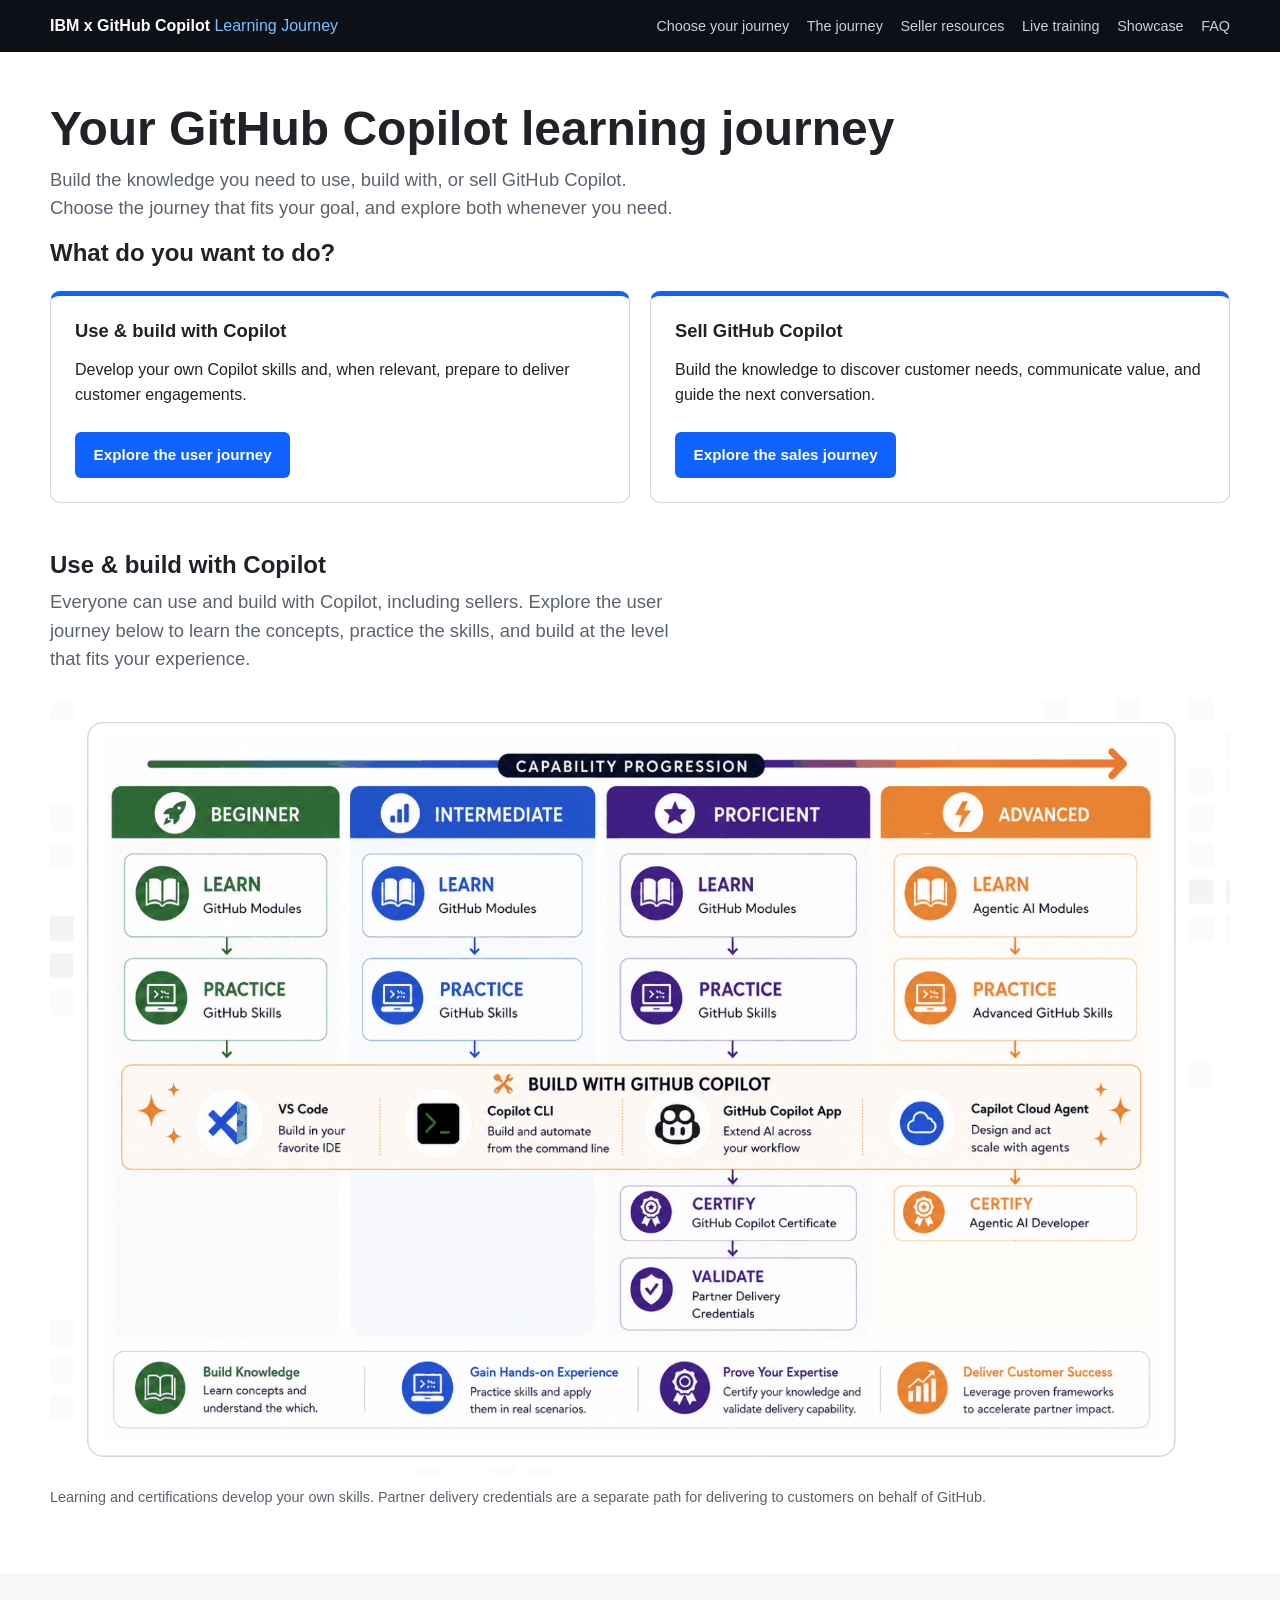
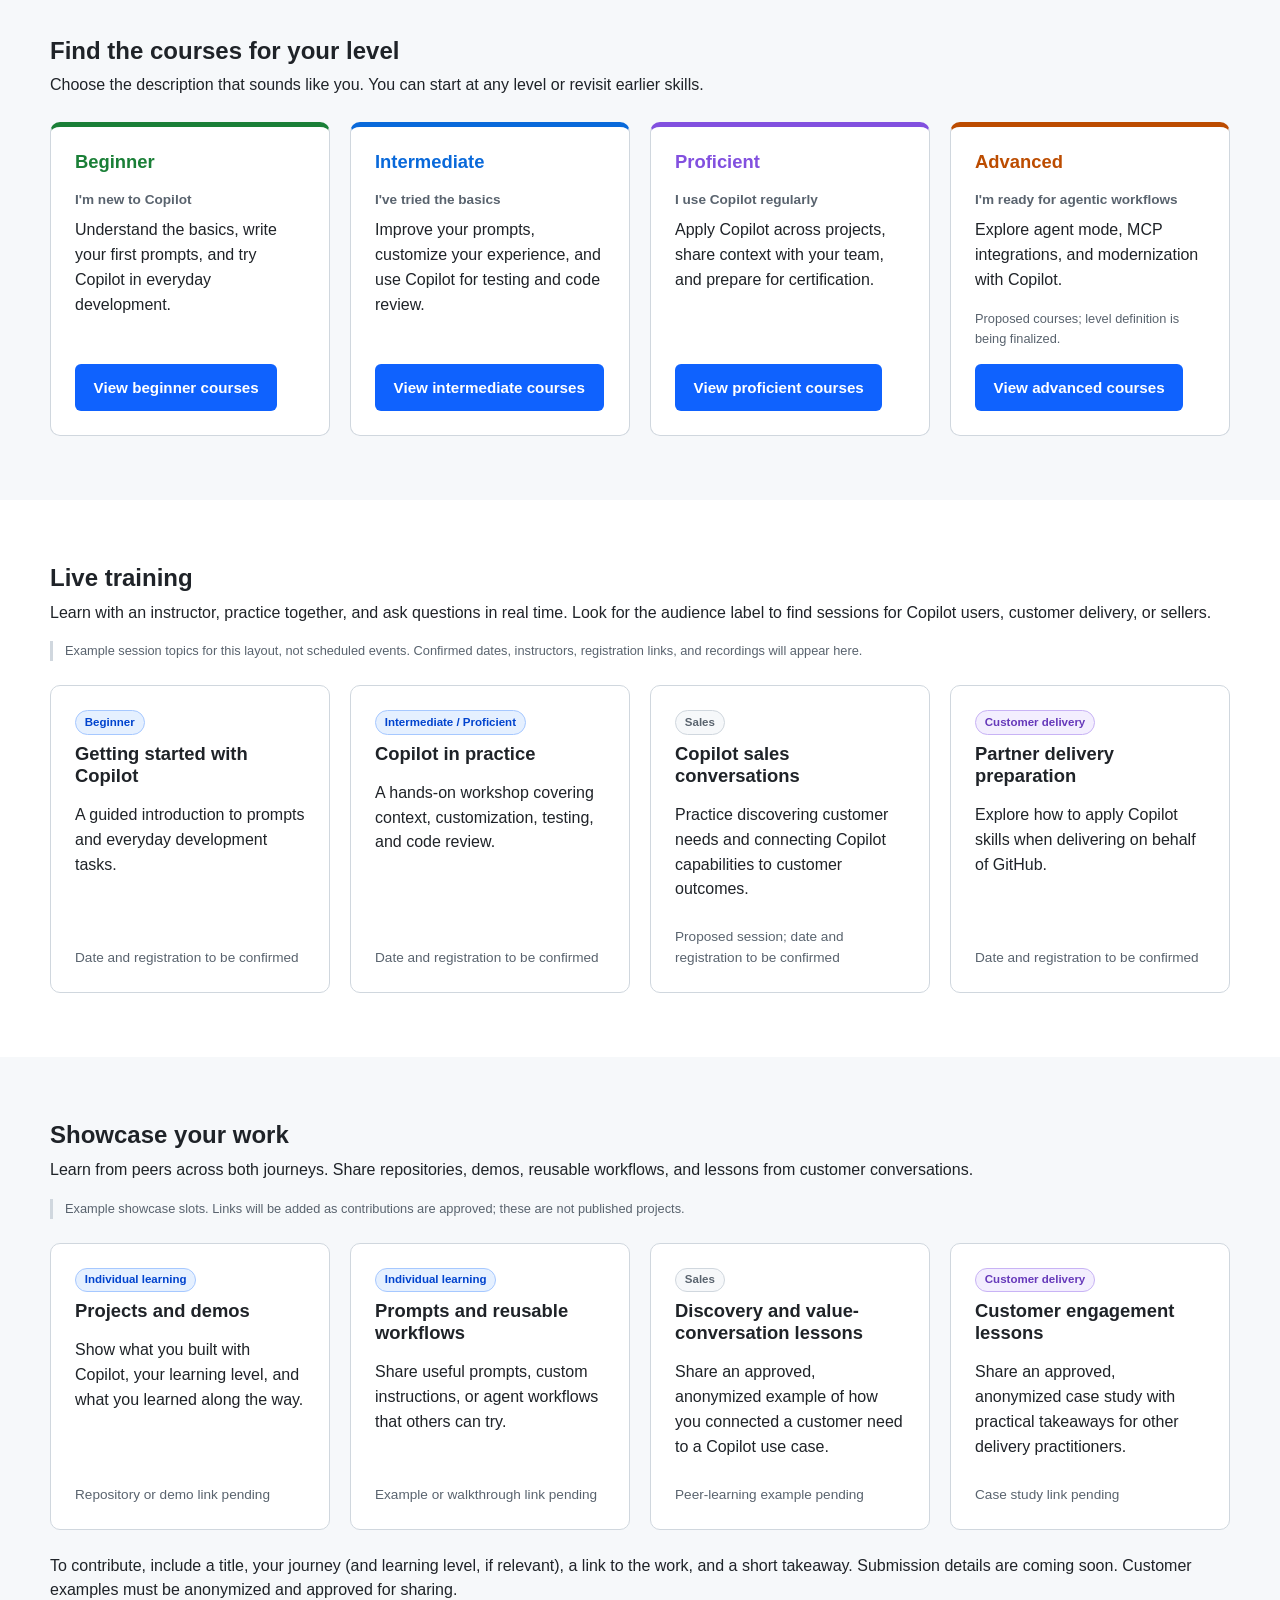
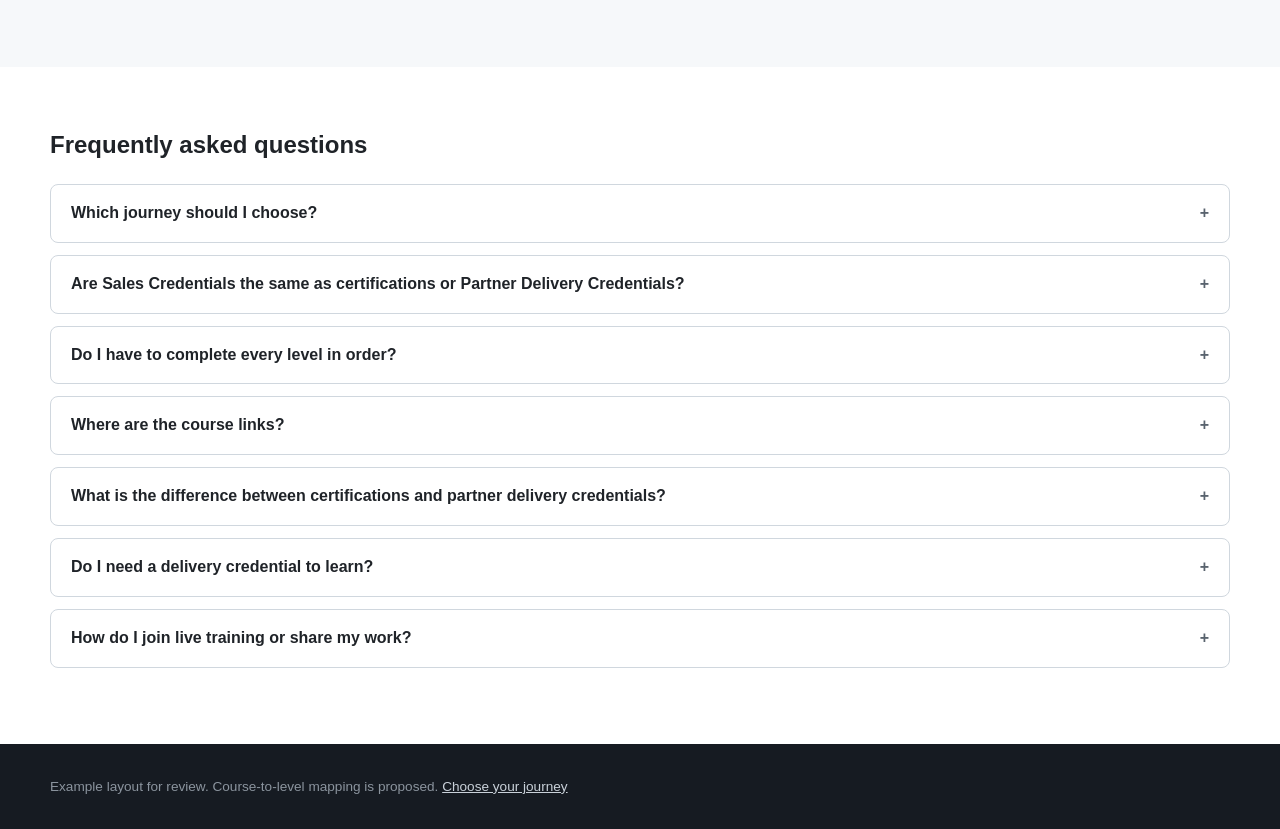
<file: index.html>
<!DOCTYPE html>
<html lang="en">
<head>
  <meta charset="utf-8">
  <meta name="viewport" content="width=device-width, initial-scale=1">
  <title>IBM x GitHub Copilot Learning Journey</title>
  <link rel="stylesheet" href="assets/base.css">
  <style>
    :root { --l1: #1a7f37; --l2: #0969da; --l3: #8250df; --l4: #bc4c00; }
    .c1 { --c: var(--l1); } .c2 { --c: var(--l2); } .c3 { --c: var(--l3); } .c4 { --c: var(--l4); }
    .hero { padding: 3rem 0 2rem; }
    .hero h1 { font-size: clamp(2rem, 4vw, 3rem); }
    .journey-figure { margin: 1.5rem 0 0; }
    .journey-figure img { display: block; width: 100%; height: auto; border-radius: 16px; }
    .journey-figure figcaption { margin-top: .75rem; font-size: .9rem; color: var(--muted); }
    #audiences, #journey, #levels, #webinars, #showcase, #faq { scroll-margin-top: 90px; }
    .audience-grid { grid-template-columns: repeat(2, minmax(0, 1fr)); margin-top: 1.5rem; }
    .audience-card { border-top: 5px solid var(--ibm-blue); }
    .audience-card .btn { margin-top: auto; }
    .user-journey { padding-top: 1rem; }
    @media (max-width: 640px) { .audience-grid { grid-template-columns: 1fr; } }
    .level-grid { margin-top: 1.5rem; }
    .level-card { border-top: 5px solid var(--c); }
    .level-card h3 { color: var(--c); }
    .level-card p { margin: 0; }
    .level-card .level-label { font-size: .85rem; font-weight: 600; color: var(--muted); }
    .level-card .btn { margin-top: auto; }
    .level-card .pending { font-size: .8rem; color: var(--muted); margin-bottom: .5rem; }
    .section-grid { margin-top: 1.5rem; }
    .card .status { margin-top: auto; margin-bottom: 0; font-size: .85rem; color: var(--muted); }
    .faq-list { margin-top: 1.5rem; }
    a:focus-visible, summary:focus-visible { outline: 3px solid var(--ibm-blue); outline-offset: 4px; }
  </style>
</head>
<body>
  <header class="site-header">
    <div class="container">
      <a class="brand" href="./">IBM x GitHub Copilot <span>Learning Journey</span></a>
      <nav class="site-nav" aria-label="Primary">
        <a href="#audiences">Choose your journey</a>
        <a href="#journey">The journey</a>
        <a href="sales.html">Seller resources</a>
        <a href="#webinars">Live training</a>
        <a href="#showcase">Showcase</a>
        <a href="#faq">FAQ</a>
      </nav>
    </div>
  </header>

  <main>
    <section id="audiences" class="hero">
      <div class="container">
        <h1>Your GitHub Copilot learning journey</h1>
        <p class="lede">Build the knowledge you need to use, build with, or sell GitHub Copilot. Choose the journey that fits your goal, and explore both whenever you need.</p>
        <h2>What do you want to do?</h2>
        <div class="grid audience-grid">
          <article class="card audience-card">
            <h3>Use &amp; build with Copilot</h3>
            <p>Develop your own Copilot skills and, when relevant, prepare to deliver customer engagements.</p>
            <a class="btn btn--primary" href="pathways.html">Explore the user journey</a>
          </article>
          <article class="card audience-card">
            <h3>Sell GitHub Copilot</h3>
            <p>Build the knowledge to discover customer needs, communicate value, and guide the next conversation.</p>
            <a class="btn btn--primary" href="sales.html">Explore the sales journey</a>
          </article>
        </div>
      </div>
    </section>

    <section id="journey" class="section user-journey">
      <div class="container">
        <h2>Use &amp; build with Copilot</h2>
        <p class="lede">Everyone can use and build with Copilot, including sellers. Explore the user journey below to learn the concepts, practice the skills, and build at the level that fits your experience.</p>
        <figure class="journey-figure">
          <img src="assets/img/copilot-learning-journey.png" width="1778" height="1170" alt="GitHub Copilot capability progression from Beginner to Advanced: Learn with GitHub Modules, Practice with GitHub Skills, Build with GitHub Copilot across VS Code, Copilot CLI, GitHub Copilot App and Copilot Cloud Agent, Certify with the GitHub Copilot and Agentic AI Developer certifications, and Validate with Partner Delivery Credentials.">
          <figcaption>Learning and certifications develop your own skills. Partner delivery credentials are a separate path for delivering to customers on behalf of GitHub.</figcaption>
        </figure>
      </div>
    </section>

    <section id="levels" class="section section--soft">
      <div class="container">
        <h2>Find the courses for your level</h2>
        <p>Choose the description that sounds like you. You can start at any level or revisit earlier skills.</p>
        <div class="grid grid-4 level-grid">
          <article class="card level-card c1">
            <h3>Beginner</h3>
            <p class="level-label">I'm new to Copilot</p>
            <p>Understand the basics, write your first prompts, and try Copilot in everyday development.</p>
            <div class="spacer"></div>
            <a class="btn btn--primary" href="pathways.html#beginner">View beginner courses</a>
          </article>
          <article class="card level-card c2">
            <h3>Intermediate</h3>
            <p class="level-label">I've tried the basics</p>
            <p>Improve your prompts, customize your experience, and use Copilot for testing and code review.</p>
            <div class="spacer"></div>
            <a class="btn btn--primary" href="pathways.html#intermediate">View intermediate courses</a>
          </article>
          <article class="card level-card c3">
            <h3>Proficient</h3>
            <p class="level-label">I use Copilot regularly</p>
            <p>Apply Copilot across projects, share context with your team, and prepare for certification.</p>
            <div class="spacer"></div>
            <a class="btn btn--primary" href="pathways.html#proficient">View proficient courses</a>
          </article>
          <article class="card level-card c4">
            <h3>Advanced</h3>
            <p class="level-label">I'm ready for agentic workflows</p>
            <p>Explore agent mode, MCP integrations, and modernization with Copilot.</p>
            <div class="spacer"></div>
            <p class="pending">Proposed courses; level definition is being finalized.</p>
            <a class="btn btn--primary" href="pathways.html#advanced">View advanced courses</a>
          </article>
        </div>
      </div>
    </section>

    <section id="webinars" class="section">
      <div class="container">
        <h2>Live training</h2>
        <p>Learn with an instructor, practice together, and ask questions in real time. Look for the audience label to find sessions for Copilot users, customer delivery, or sellers.</p>
        <p class="placeholder-note">Example session topics for this layout, not scheduled events. Confirmed dates, instructors, registration links, and recordings will appear here.</p>
        <div class="grid grid-3 section-grid">
          <article class="card">
            <span class="tag tag--self">Beginner</span>
            <h3>Getting started with Copilot</h3>
            <p>A guided introduction to prompts and everyday development tasks.</p>
            <p class="status">Date and registration to be confirmed</p>
          </article>
          <article class="card">
            <span class="tag tag--self">Intermediate / Proficient</span>
            <h3>Copilot in practice</h3>
            <p>A hands-on workshop covering context, customization, testing, and code review.</p>
            <p class="status">Date and registration to be confirmed</p>
          </article>
          <article class="card">
            <span class="tag">Sales</span>
            <h3>Copilot sales conversations</h3>
            <p>Practice discovering customer needs and connecting Copilot capabilities to customer outcomes.</p>
            <p class="status">Proposed session; date and registration to be confirmed</p>
          </article>
          <article class="card">
            <span class="tag tag--deliver">Customer delivery</span>
            <h3>Partner delivery preparation</h3>
            <p>Explore how to apply Copilot skills when delivering on behalf of GitHub.</p>
            <p class="status">Date and registration to be confirmed</p>
          </article>
        </div>
      </div>
    </section>

    <section id="showcase" class="section section--soft">
      <div class="container">
        <h2>Showcase your work</h2>
        <p>Learn from peers across both journeys. Share repositories, demos, reusable workflows, and lessons from customer conversations.</p>
        <p class="placeholder-note">Example showcase slots. Links will be added as contributions are approved; these are not published projects.</p>
        <div class="grid grid-3 section-grid">
          <article class="card">
            <span class="tag tag--self">Individual learning</span>
            <h3>Projects and demos</h3>
            <p>Show what you built with Copilot, your learning level, and what you learned along the way.</p>
            <p class="status">Repository or demo link pending</p>
          </article>
          <article class="card">
            <span class="tag tag--self">Individual learning</span>
            <h3>Prompts and reusable workflows</h3>
            <p>Share useful prompts, custom instructions, or agent workflows that others can try.</p>
            <p class="status">Example or walkthrough link pending</p>
          </article>
          <article class="card">
            <span class="tag">Sales</span>
            <h3>Discovery and value-conversation lessons</h3>
            <p>Share an approved, anonymized example of how you connected a customer need to a Copilot use case.</p>
            <p class="status">Peer-learning example pending</p>
          </article>
          <article class="card">
            <span class="tag tag--deliver">Customer delivery</span>
            <h3>Customer engagement lessons</h3>
            <p>Share an approved, anonymized case study with practical takeaways for other delivery practitioners.</p>
            <p class="status">Case study link pending</p>
          </article>
        </div>
        <p style="margin-top:1.5rem;margin-bottom:0">To contribute, include a title, your journey (and learning level, if relevant), a link to the work, and a short takeaway. Submission details are coming soon. Customer examples must be anonymized and approved for sharing.</p>
      </div>
    </section>

    <section id="faq" class="section">
      <div class="container">
        <h2>Frequently asked questions</h2>
        <div class="faq-list">
          <details class="faq">
            <summary>Which journey should I choose?</summary>
            <div>The <a href="#journey">Use &amp; build with Copilot</a> user journey is for everyone, including sellers, who wants to develop hands-on Copilot skills or prepare for customer delivery. Choose <a href="sales.html">Sell GitHub Copilot</a> for Partner Guides, Sales Credentials, Tech Forum, and PKO Session Recordings. These journeys represent learning goals, not exclusive roles. You can explore both; the learning levels are not a required sequence for the seller journey.</div>
          </details>
          <details class="faq">
            <summary>Are Sales Credentials the same as certifications or Partner Delivery Credentials?</summary>
            <div>No. Sales Credentials have a separate place in the seller resource hub. Certifications validate your own knowledge and skills, while Partner Delivery Credentials support delivering customer engagements on behalf of GitHub. Seller credential details and requirements will be added when confirmed; do not treat certification or delivery milestones as seller prerequisites.</div>
          </details>
          <details class="faq">
            <summary>Do I have to complete every level in order?</summary>
            <div>No. Start with the level that matches your experience. If the topics feel unfamiliar, revisit the previous level.</div>
          </details>
          <details class="faq">
            <summary>Where are the course links?</summary>
            <div><a href="#levels">Choose a level</a>. Each pathway groups concept-based modules under Learn and hands-on exercises under Practice.</div>
          </details>
          <details class="faq">
            <summary>What is the difference between certifications and partner delivery credentials?</summary>
            <div>
              <p><strong>Certifications validate your own knowledge and skills.</strong> For example, the <a href="pathways.html#proficient-certify">GitHub Copilot certification</a> is a milestone in the Proficient pathway.</p>
              <p><strong>Partner delivery credentials validate your ability to deliver for customers on behalf of GitHub.</strong> They focus on customer engagements, including GitHub Copilot: Core Skills &amp; Application and GitHub Copilot: Deploying &amp; Scaling AI Across the Enterprise. A certification is not the same as a delivery credential.</p>
              <p style="margin-bottom:0">You do not need a delivery credential for individual self-paced learning. Credential requirements and enrollment links will be added when confirmed.</p>
            </div>
          </details>
          <details class="faq">
            <summary>Do I need a delivery credential to learn?</summary>
            <div>No. Delivery credentials are separate from individual learning and support customer engagements on behalf of GitHub.</div>
          </details>
          <details class="faq">
            <summary>How do I join live training or share my work?</summary>
            <div>Confirmed registration links will appear in <a href="#webinars">Live training</a>. Contribution instructions will appear in <a href="#showcase">Showcase your work</a>; neither is available yet.</div>
          </details>
        </div>
      </div>
    </section>
  </main>

  <footer class="site-footer">
    <div class="container">Example layout for review. Course-to-level mapping is proposed. <a href="./#audiences">Choose your journey</a></div>
  </footer>
</body>
</html>
</file>
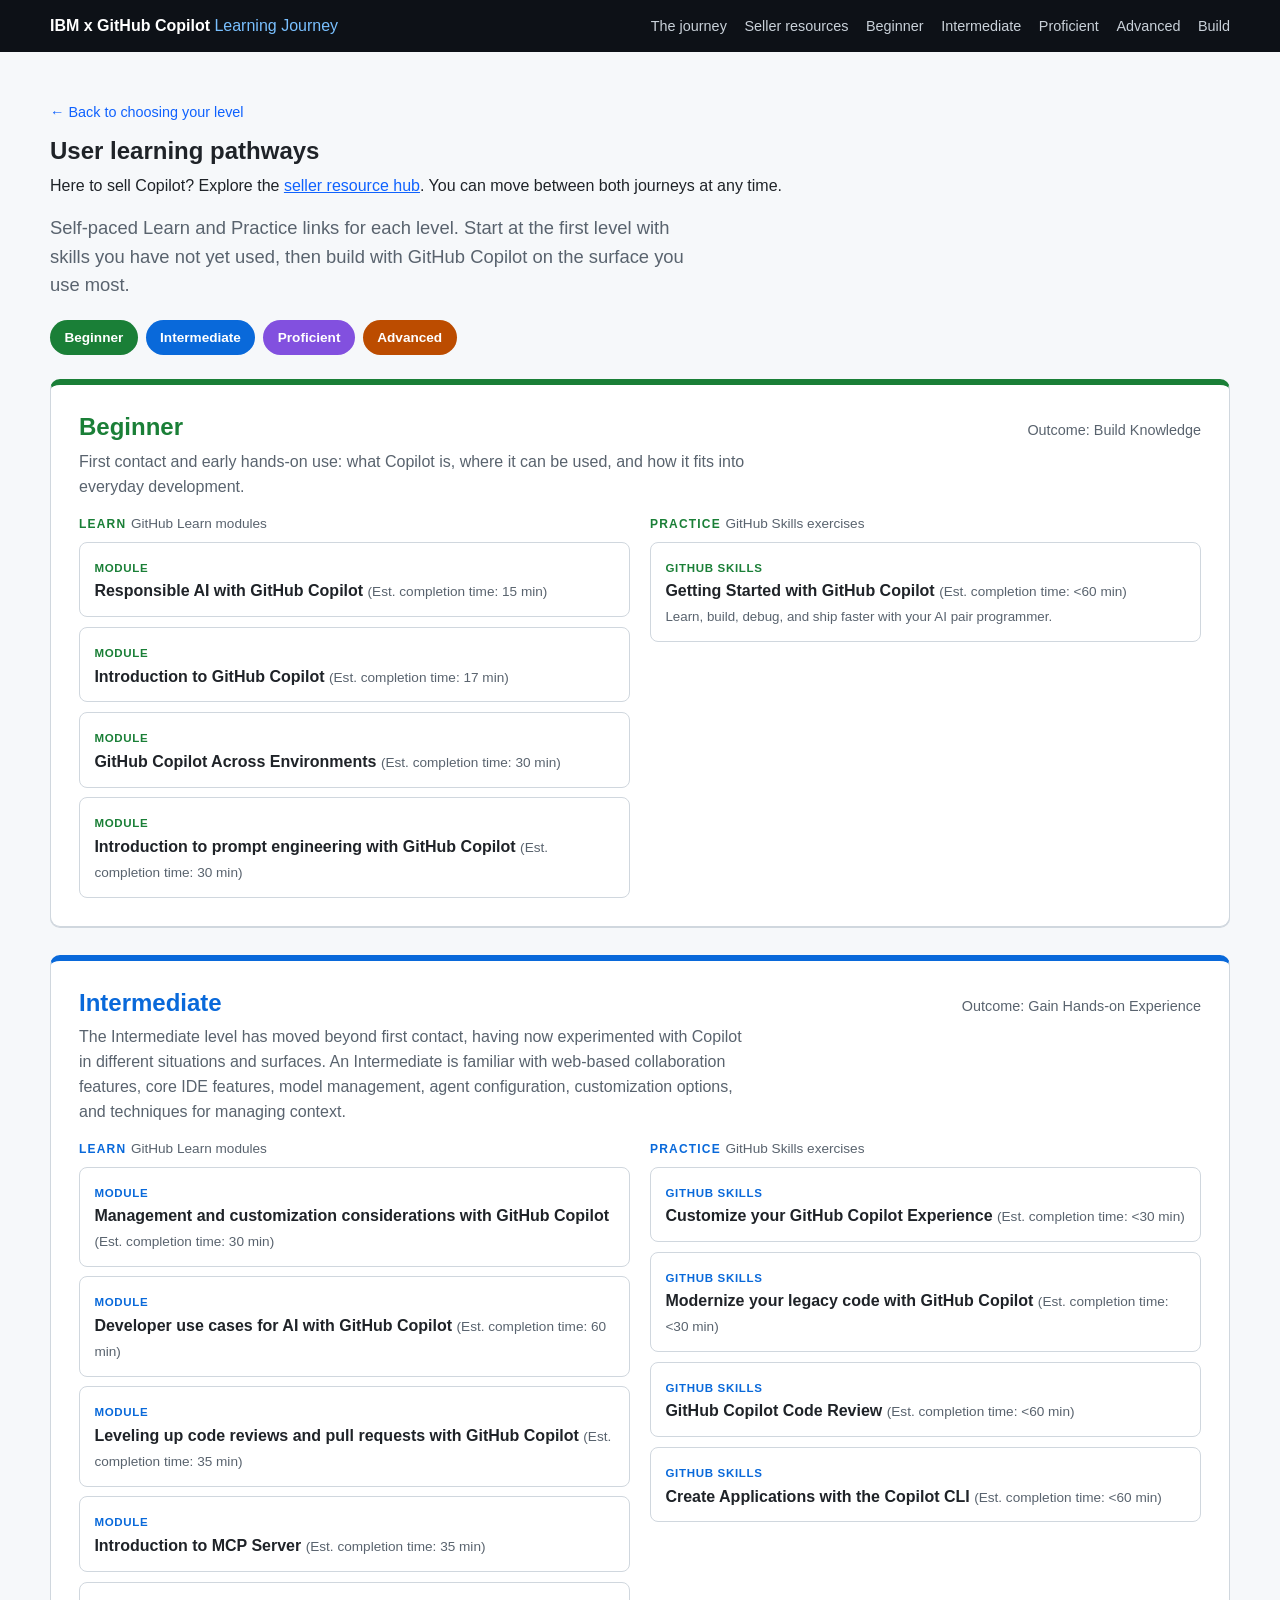
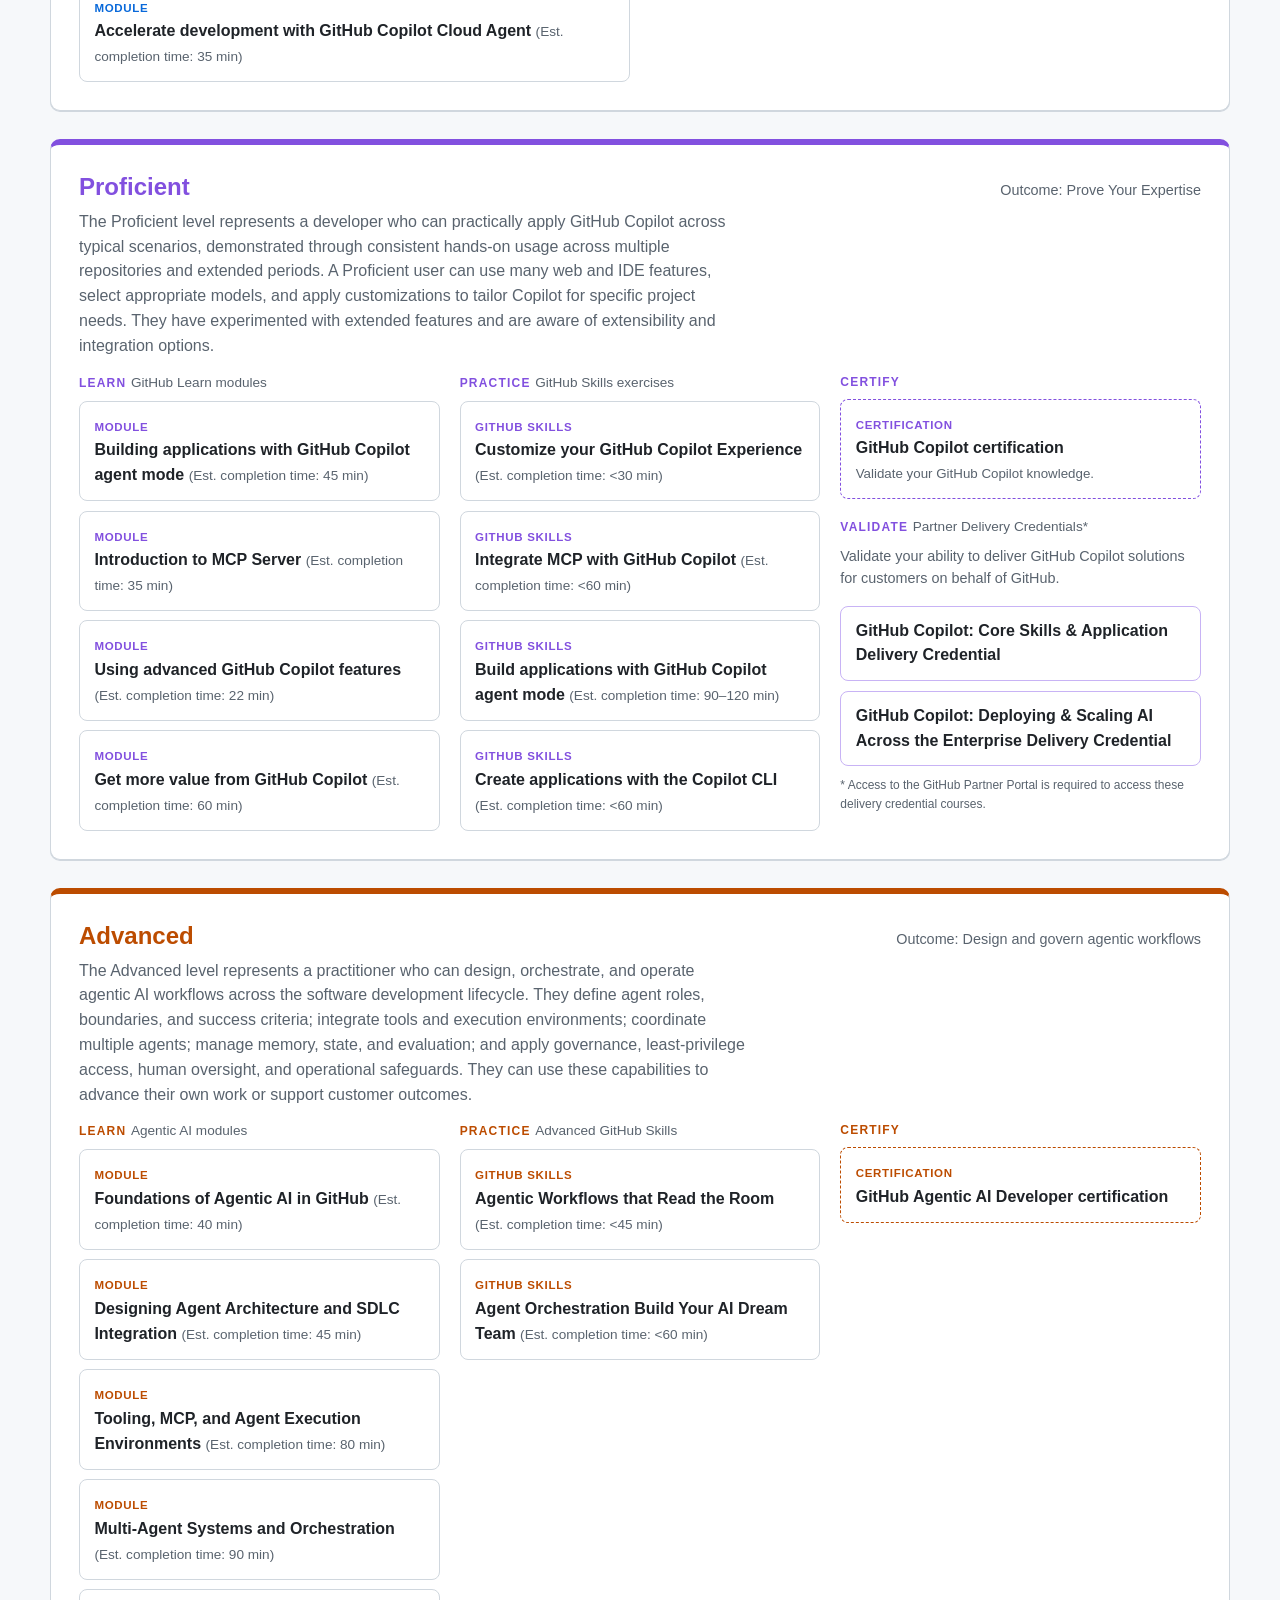
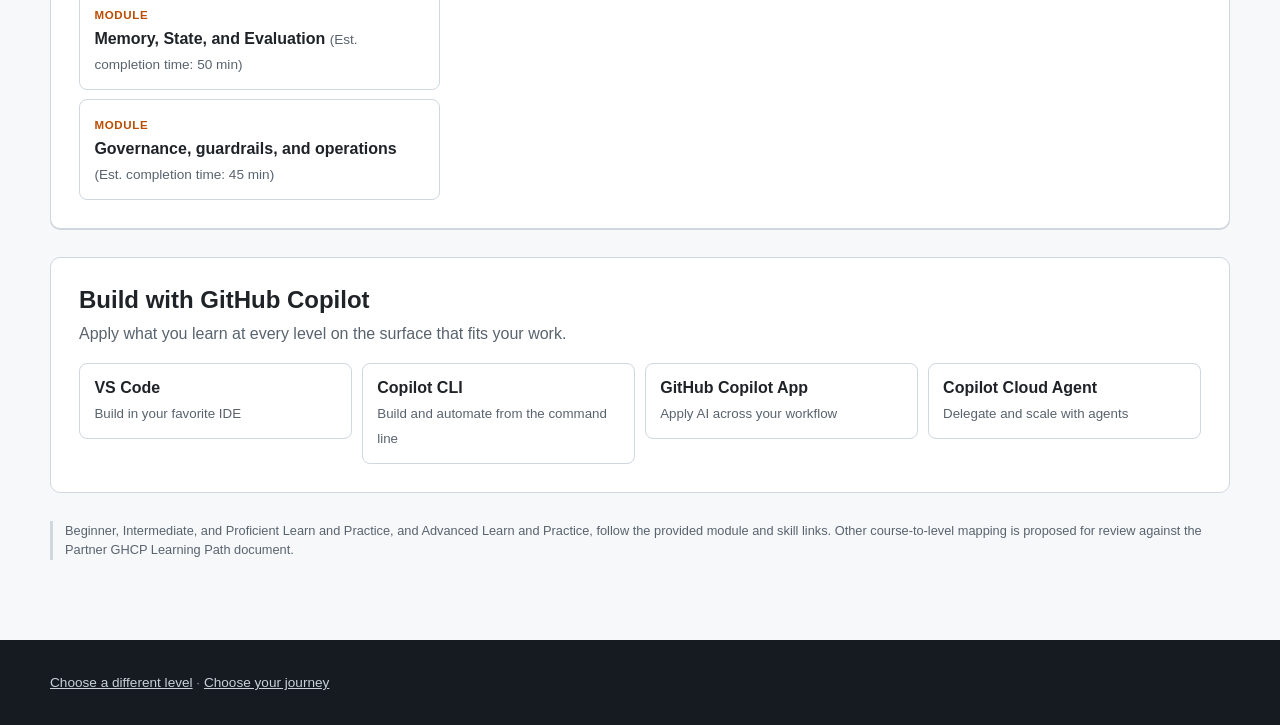
<file: pathways.html>
<!DOCTYPE html>
<html lang="en">
<head>
  <meta charset="utf-8">
  <meta name="viewport" content="width=device-width, initial-scale=1">
  <title>Learning Pathways - IBM x GitHub Copilot Learning Journey</title>
  <link rel="stylesheet" href="assets/base.css">
  <style>
    :root { --l1: #1a7f37; --l2: #0969da; --l3: #8250df; --l4: #bc4c00; }
    .c1 { --c: var(--l1); } .c2 { --c: var(--l2); } .c3 { --c: var(--l3); } .c4 { --c: var(--l4); }
    .hero { padding: 3rem 0 1.5rem; }
    .back { font-size: .9rem; text-decoration: none; }
    .jump { display: flex; gap: .5rem; flex-wrap: wrap; margin-top: 1.25rem; }
    .jump a { background: var(--c); color: #fff; text-decoration: none; font-weight: 600; font-size: .85rem; padding: .45rem .9rem; border-radius: 999px; }

    .level { border-top: 6px solid var(--c); background: #fff; border-radius: var(--radius); box-shadow: 0 1px 0 var(--gh-border); padding: 1.75rem; margin-bottom: 1.75rem; scroll-margin-top: 72px; border-left: 1px solid var(--gh-border); border-right: 1px solid var(--gh-border); border-bottom: 1px solid var(--gh-border); }
    .level-head { display: flex; justify-content: space-between; align-items: baseline; gap: 1rem; flex-wrap: wrap; }
    .level-head h2 { color: var(--c); }
    .level-head .outcome { font-size: .9rem; color: var(--muted); }
    .level > p { color: var(--muted); max-width: 75ch; }
    .level:target { outline: 3px solid var(--c); outline-offset: 4px; }
    .cols { display: grid; grid-template-columns: repeat(auto-fit, minmax(min(100%, 280px), 1fr)); gap: 1.25rem; margin-top: 1rem; }
    .group { scroll-margin-top: 72px; }
    .group h3 { font-size: .75rem; letter-spacing: .1em; text-transform: uppercase; color: var(--c); margin-bottom: .6rem; }
    .group h3 span { color: var(--muted); font-weight: 400; letter-spacing: 0; text-transform: none; font-size: .85rem; }
    .group:target { outline: 3px solid var(--c); outline-offset: 6px; border-radius: 6px; }
    .links { list-style: none; margin: 0; padding: 0; display: grid; gap: .6rem; }
    .links a { display: block; border: 1px solid var(--gh-border); border-radius: 8px; padding: .75rem .9rem; text-decoration: none; color: var(--text); background: #fff; }
    .links a:hover { border-color: var(--c); background: color-mix(in srgb, var(--c) 6%, #fff); }
    .links strong { display: block; }
    .links .duration { font-size: .85em; font-weight: 400; color: var(--muted); }
    .links small { color: var(--muted); }
    .src { font-size: .72rem; font-weight: 600; color: var(--c); text-transform: uppercase; letter-spacing: .06em; }
    .cert a { border-style: dashed; border-color: var(--c); }
    .cert-pending { display: block; border: 1px dashed var(--c); border-radius: 8px; padding: .75rem .9rem; background: #fff; }
    .milestones { display: grid; align-content: start; gap: 1.25rem; }
    .validate h3, .validate .src { color: var(--deliver); }
    .validate > p { color: var(--muted); font-size: .9rem; }
    .validate .portal-note { margin: .6rem 0 0; font-size: .75rem; color: var(--muted); }
    .validate .links a { border-color: #c8b3f5; }
    .validate .links a:hover { border-color: var(--deliver); background: color-mix(in srgb, var(--deliver) 6%, #fff); }
    .pending { font-size: .8rem; color: var(--l4); font-weight: 600; }

    .build { background: #fff; border: 1px solid var(--gh-border); color: var(--text); border-radius: var(--radius); padding: 1.75rem; margin-bottom: 1.75rem; scroll-margin-top: 72px; }
    .build h2 { color: var(--text); }
    .build p { color: var(--muted); }
    .build .links a:hover { border-color: var(--ibm-blue); }
    .build .links { grid-template-columns: repeat(auto-fit, minmax(min(100%, 220px), 1fr)); }
  </style>
</head>
<body>
  <header class="site-header">
    <div class="container">
      <a class="brand" href="./">IBM x GitHub Copilot <span>Learning Journey</span></a>
      <nav class="site-nav" aria-label="Primary">
        <a href="./#journey">The journey</a>
        <a href="sales.html">Seller resources</a>
        <a href="#beginner">Beginner</a>
        <a href="#intermediate">Intermediate</a>
        <a href="#proficient">Proficient</a>
        <a href="#advanced">Advanced</a>
        <a href="#build">Build</a>
      </nav>
    </div>
  </header>

  <main class="section--soft">
    <section class="hero">
      <div class="container">
        <a class="back" href="./#levels">&larr; Back to choosing your level</a>
        <h1 style="margin-top:.75rem">User learning pathways</h1>
        <p>Here to sell Copilot? Explore the <a href="sales.html">seller resource hub</a>. You can move between both journeys at any time.</p>
        <p class="lede">Self-paced Learn and Practice links for each level. Start at the first level with skills you have not yet used, then build with GitHub Copilot on the surface you use most.</p>
        <nav class="jump" aria-label="Jump to level">
          <a class="c1" href="#beginner">Beginner</a>
          <a class="c2" href="#intermediate">Intermediate</a>
          <a class="c3" href="#proficient">Proficient</a>
          <a class="c4" href="#advanced">Advanced</a>
        </nav>
      </div>
    </section>

    <div class="container" style="padding-bottom:4rem">

      <!-- BEGINNER -->
      <section id="beginner" class="level c1">
        <div class="level-head"><h2>Beginner</h2><span class="outcome">Outcome: Build Knowledge</span></div>
        <p>First contact and early hands-on use: what Copilot is, where it can be used, and how it fits into everyday development.</p>
        <div class="cols">
          <div id="beginner-learn" class="group">
            <h3>Learn <span>GitHub Learn modules</span></h3>
            <ul class="links">
              <li><a href="https://learn.github.com/courses/responsibleAIwithGitHubCopilot"><span class="src">Module</span><strong>Responsible AI with GitHub Copilot <span class="duration">(Est. completion time: 15 min)</span></strong></a></li>
              <li><a href="https://learn.github.com/courses/introductiontoGitHubCopilot"><span class="src">Module</span><strong>Introduction to GitHub Copilot <span class="duration">(Est. completion time: 17 min)</span></strong></a></li>
              <li><a href="https://learn.github.com/courses/gitHubCopilotAcrossEnvironmentsIDEChatandCommandLineTechniques"><span class="src">Module</span><strong>GitHub Copilot Across Environments <span class="duration">(Est. completion time: 30 min)</span></strong></a></li>
              <li><a href="https://learn.github.com/courses/introductiontopromptengineeringwithGitHubCopilot"><span class="src">Module</span><strong>Introduction to prompt engineering with GitHub Copilot <span class="duration">(Est. completion time: 30 min)</span></strong></a></li>
            </ul>
          </div>
          <div id="beginner-practice" class="group">
            <h3>Practice <span>GitHub Skills exercises</span></h3>
            <ul class="links">
              <li><a href="https://github.com/skills/getting-started-with-github-copilot"><span class="src">GitHub Skills</span><strong>Getting Started with GitHub Copilot <span class="duration">(Est. completion time: &lt;60 min)</span></strong><small>Learn, build, debug, and ship faster with your AI pair programmer.</small></a></li>
            </ul>
          </div>
        </div>
      </section>

      <!-- INTERMEDIATE -->
      <section id="intermediate" class="level c2">
        <div class="level-head"><h2>Intermediate</h2><span class="outcome">Outcome: Gain Hands-on Experience</span></div>
        <p>The Intermediate level has moved beyond first contact, having now experimented with Copilot in different situations and surfaces. An Intermediate is familiar with web-based collaboration features, core IDE features, model management, agent configuration, customization options, and techniques for managing context.</p>
        <div class="cols">
          <div id="intermediate-learn" class="group">
            <h3>Learn <span>GitHub Learn modules</span></h3>
            <ul class="links">
              <li><a href="https://learn.github.com/courses/managementandcustomizationconsiderationswithGitHubCopilot"><span class="src">Module</span><strong>Management and customization considerations with GitHub Copilot <span class="duration">(Est. completion time: 30 min)</span></strong></a></li>
              <li><a href="https://learn.github.com/courses/developerusecasesforAIwithGitHubCopilot"><span class="src">Module</span><strong>Developer use cases for AI with GitHub Copilot <span class="duration">(Est. completion time: 60 min)</span></strong></a></li>
              <li><a href="https://learn.github.com/courses/LevelingUpCodeReviewsAndPullRequestsWithGitHubCopilot"><span class="src">Module</span><strong>Leveling up code reviews and pull requests with GitHub Copilot <span class="duration">(Est. completion time: 35 min)</span></strong></a></li>
              <li><a href="https://learn.github.com/courses/IntroductionToMCPServer"><span class="src">Module</span><strong>Introduction to MCP Server <span class="duration">(Est. completion time: 35 min)</span></strong></a></li>
              <li><a href="https://learn.github.com/courses/accelerateDevelopmentWithGitHubCopilotCodingAgent"><span class="src">Module</span><strong>Accelerate development with GitHub Copilot Cloud Agent <span class="duration">(Est. completion time: 35 min)</span></strong></a></li>
            </ul>
          </div>
          <div id="intermediate-practice" class="group">
            <h3>Practice <span>GitHub Skills exercises</span></h3>
            <ul class="links">
              <li><a href="https://github.com/skills/customize-your-github-copilot-experience"><span class="src">GitHub Skills</span><strong>Customize your GitHub Copilot Experience <span class="duration">(Est. completion time: &lt;30 min)</span></strong></a></li>
              <li><a href="https://github.com/skills/modernize-your-legacy-code-with-github-copilot"><span class="src">GitHub Skills</span><strong>Modernize your legacy code with GitHub Copilot <span class="duration">(Est. completion time: &lt;30 min)</span></strong></a></li>
              <li><a href="https://github.com/skills/copilot-code-review"><span class="src">GitHub Skills</span><strong>GitHub Copilot Code Review <span class="duration">(Est. completion time: &lt;60 min)</span></strong></a></li>
              <li><a href="https://github.com/skills/create-applications-with-the-copilot-cli"><span class="src">GitHub Skills</span><strong>Create Applications with the Copilot CLI <span class="duration">(Est. completion time: &lt;60 min)</span></strong></a></li>
            </ul>
          </div>
        </div>
      </section>

      <!-- PROFICIENT -->
      <section id="proficient" class="level c3">
        <div class="level-head"><h2>Proficient</h2><span class="outcome">Outcome: Prove Your Expertise</span></div>
        <p>The Proficient level represents a developer who can practically apply GitHub Copilot across typical scenarios, demonstrated through consistent hands-on usage across multiple repositories and extended periods. A Proficient user can use many web and IDE features, select appropriate models, and apply customizations to tailor Copilot for specific project needs. They have experimented with extended features and are aware of extensibility and integration options.</p>
        <div class="cols">
          <div id="proficient-learn" class="group">
            <h3>Learn <span>GitHub Learn modules</span></h3>
            <ul class="links">
              <li><a href="https://learn.github.com/courses/buildingapplicationswithGitHubCopilotagentmode"><span class="src">Module</span><strong>Building applications with GitHub Copilot agent mode <span class="duration">(Est. completion time: 45 min)</span></strong></a></li>
              <li><a href="https://learn.github.com/courses/IntroductionToMCPServer"><span class="src">Module</span><strong>Introduction to MCP Server <span class="duration">(Est. completion time: 35 min)</span></strong></a></li>
              <li><a href="https://learn.github.com/courses/usingadvancedGitHubCopilotfeatures"><span class="src">Module</span><strong>Using advanced GitHub Copilot features <span class="duration">(Est. completion time: 22 min)</span></strong></a></li>
              <li><a href="https://learn.github.com/learning-pathways/ghcp-token"><span class="src">Module</span><strong>Get more value from GitHub Copilot <span class="duration">(Est. completion time: 60 min)</span></strong></a></li>
            </ul>
          </div>
          <div id="proficient-practice" class="group">
            <h3>Practice <span>GitHub Skills exercises</span></h3>
            <ul class="links">
              <li><a href="https://github.com/skills/customize-your-github-copilot-experience"><span class="src">GitHub Skills</span><strong>Customize your GitHub Copilot Experience <span class="duration">(Est. completion time: &lt;30 min)</span></strong></a></li>
              <li><a href="https://github.com/skills/integrate-mcp-with-copilot"><span class="src">GitHub Skills</span><strong>Integrate MCP with GitHub Copilot <span class="duration">(Est. completion time: &lt;60 min)</span></strong></a></li>
              <li><a href="https://github.com/skills/build-applications-w-copilot-agent-mode"><span class="src">GitHub Skills</span><strong>Build applications with GitHub Copilot agent mode <span class="duration">(Est. completion time: 90&ndash;120 min)</span></strong></a></li>
              <li><a href="https://github.com/skills/create-applications-with-the-copilot-cli"><span class="src">GitHub Skills</span><strong>Create applications with the Copilot CLI <span class="duration">(Est. completion time: &lt;60 min)</span></strong></a></li>
            </ul>
          </div>
          <div class="milestones">
            <div id="proficient-certify" class="group cert">
              <h3>Certify</h3>
              <ul class="links">
                <li><a href="https://learn.github.com/certification/COPILOT"><span class="src">Certification</span><strong>GitHub Copilot certification</strong><small>Validate your GitHub Copilot knowledge.</small></a></li>
              </ul>
            </div>
            <div id="proficient-validate" class="group validate">
              <h3>Validate <span>Partner Delivery Credentials*</span></h3>
              <p>Validate your ability to deliver GitHub Copilot solutions for customers on behalf of GitHub.</p>
              <ul class="links">
                <li><a href="https://portal.github.partners/#/learning/certifications/8a99939d9c6323fd019caebf8b9758fc"><strong>GitHub Copilot: Core Skills &amp; Application Delivery Credential</strong></a></li>
                <li><a href="https://portal.github.partners/#/learning/certifications/8a998d109e4d33bf019e6fabe39f4c9a"><strong>GitHub Copilot: Deploying &amp; Scaling AI Across the Enterprise Delivery Credential</strong></a></li>
              </ul>
              <p class="portal-note">* Access to the GitHub Partner Portal is required to access these delivery credential courses.</p>
            </div>
          </div>
        </div>
      </section>

      <!-- ADVANCED -->
      <section id="advanced" class="level c4">
        <div class="level-head"><h2>Advanced</h2><span class="outcome">Outcome: Design and govern agentic workflows</span></div>
        <p>The Advanced level represents a practitioner who can design, orchestrate, and operate agentic AI workflows across the software development lifecycle. They define agent roles, boundaries, and success criteria; integrate tools and execution environments; coordinate multiple agents; manage memory, state, and evaluation; and apply governance, least-privilege access, human oversight, and operational safeguards. They can use these capabilities to advance their own work or support customer outcomes.</p>
        <div class="cols">
          <div id="advanced-learn" class="group">
            <h3>Learn <span>Agentic AI modules</span></h3>
            <ul class="links">
              <li><a href="https://learn.microsoft.com/en-us/training/modules/foundations-agentic-ai/"><span class="src">Module</span><strong>Foundations of Agentic AI in GitHub <span class="duration">(Est. completion time: 40 min)</span></strong></a></li>
              <li><a href="https://learn.microsoft.com/en-us/training/modules/design-agent-architecture-integration/"><span class="src">Module</span><strong>Designing Agent Architecture and SDLC Integration <span class="duration">(Est. completion time: 45 min)</span></strong></a></li>
              <li><a href="https://learn.microsoft.com/en-us/training/modules/agent-tooling-mcp-execution-environments/"><span class="src">Module</span><strong>Tooling, MCP, and Agent Execution Environments <span class="duration">(Est. completion time: 80 min)</span></strong></a></li>
              <li><a href="https://learn.microsoft.com/en-us/training/modules/multi-agent-systems-orchestration/"><span class="src">Module</span><strong>Multi-Agent Systems and Orchestration <span class="duration">(Est. completion time: 90 min)</span></strong></a></li>
              <li><a href="https://learn.microsoft.com/en-us/training/modules/memory-state-evaluation/"><span class="src">Module</span><strong>Memory, State, and Evaluation <span class="duration">(Est. completion time: 50 min)</span></strong></a></li>
              <li><a href="https://learn.microsoft.com/en-us/training/modules/governance-guardrails-operations/"><span class="src">Module</span><strong>Governance, guardrails, and operations <span class="duration">(Est. completion time: 45 min)</span></strong></a></li>
            </ul>
          </div>
          <div id="advanced-practice" class="group">
            <h3>Practice <span>Advanced GitHub Skills</span></h3>
            <ul class="links">
              <li><a href="https://github.com/skills/agentic-workflows-that-read-the-room"><span class="src">GitHub Skills</span><strong>Agentic Workflows that Read the Room <span class="duration">(Est. completion time: &lt;45 min)</span></strong></a></li>
              <li><a href="https://github.com/skills/agent-orchestration-build-your-ai-dream-team"><span class="src">GitHub Skills</span><strong>Agent Orchestration Build Your AI Dream Team <span class="duration">(Est. completion time: &lt;60 min)</span></strong></a></li>
            </ul>
          </div>
          <div id="advanced-certify" class="group cert">
            <h3>Certify</h3>
            <ul class="links">
              <li><a href="https://learn.github.com/certification/AGENTIC"><span class="src">Certification</span><strong>GitHub Agentic AI Developer certification</strong></a></li>
            </ul>
          </div>
        </div>
      </section>

      <!-- BUILD -->
      <section id="build" class="build">
        <h2>Build with GitHub Copilot</h2>
        <p>Apply what you learn at every level on the surface that fits your work.</p>
        <ul class="links">
          <li><a href="https://code.visualstudio.com/docs/agents/overview"><strong>VS Code</strong><small>Build in your favorite IDE</small></a></li>
          <li><a href="https://docs.github.com/en/copilot/concepts/copilot-surfaces/copilot-cli"><strong>Copilot CLI</strong><small>Build and automate from the command line</small></a></li>
          <li><a href="https://docs.github.com/en/copilot/concepts/copilot-surfaces/github-copilot-app"><strong>GitHub Copilot App</strong><small>Apply AI across your workflow</small></a></li>
          <li><a href="https://docs.github.com/en/copilot/concepts/agents/cloud-agent"><strong>Copilot Cloud Agent</strong><small>Delegate and scale with agents</small></a></li>
        </ul>
      </section>

      <p class="placeholder-note">Beginner, Intermediate, and Proficient Learn and Practice, and Advanced Learn and Practice, follow the provided module and skill links. Other course-to-level mapping is proposed for review against the Partner GHCP Learning Path document.</p>
    </div>
  </main>

  <footer class="site-footer">
    <div class="container"><a href="./#levels">Choose a different level</a> &middot; <a href="./#audiences">Choose your journey</a></div>
  </footer>
</body>
</html>
</file>
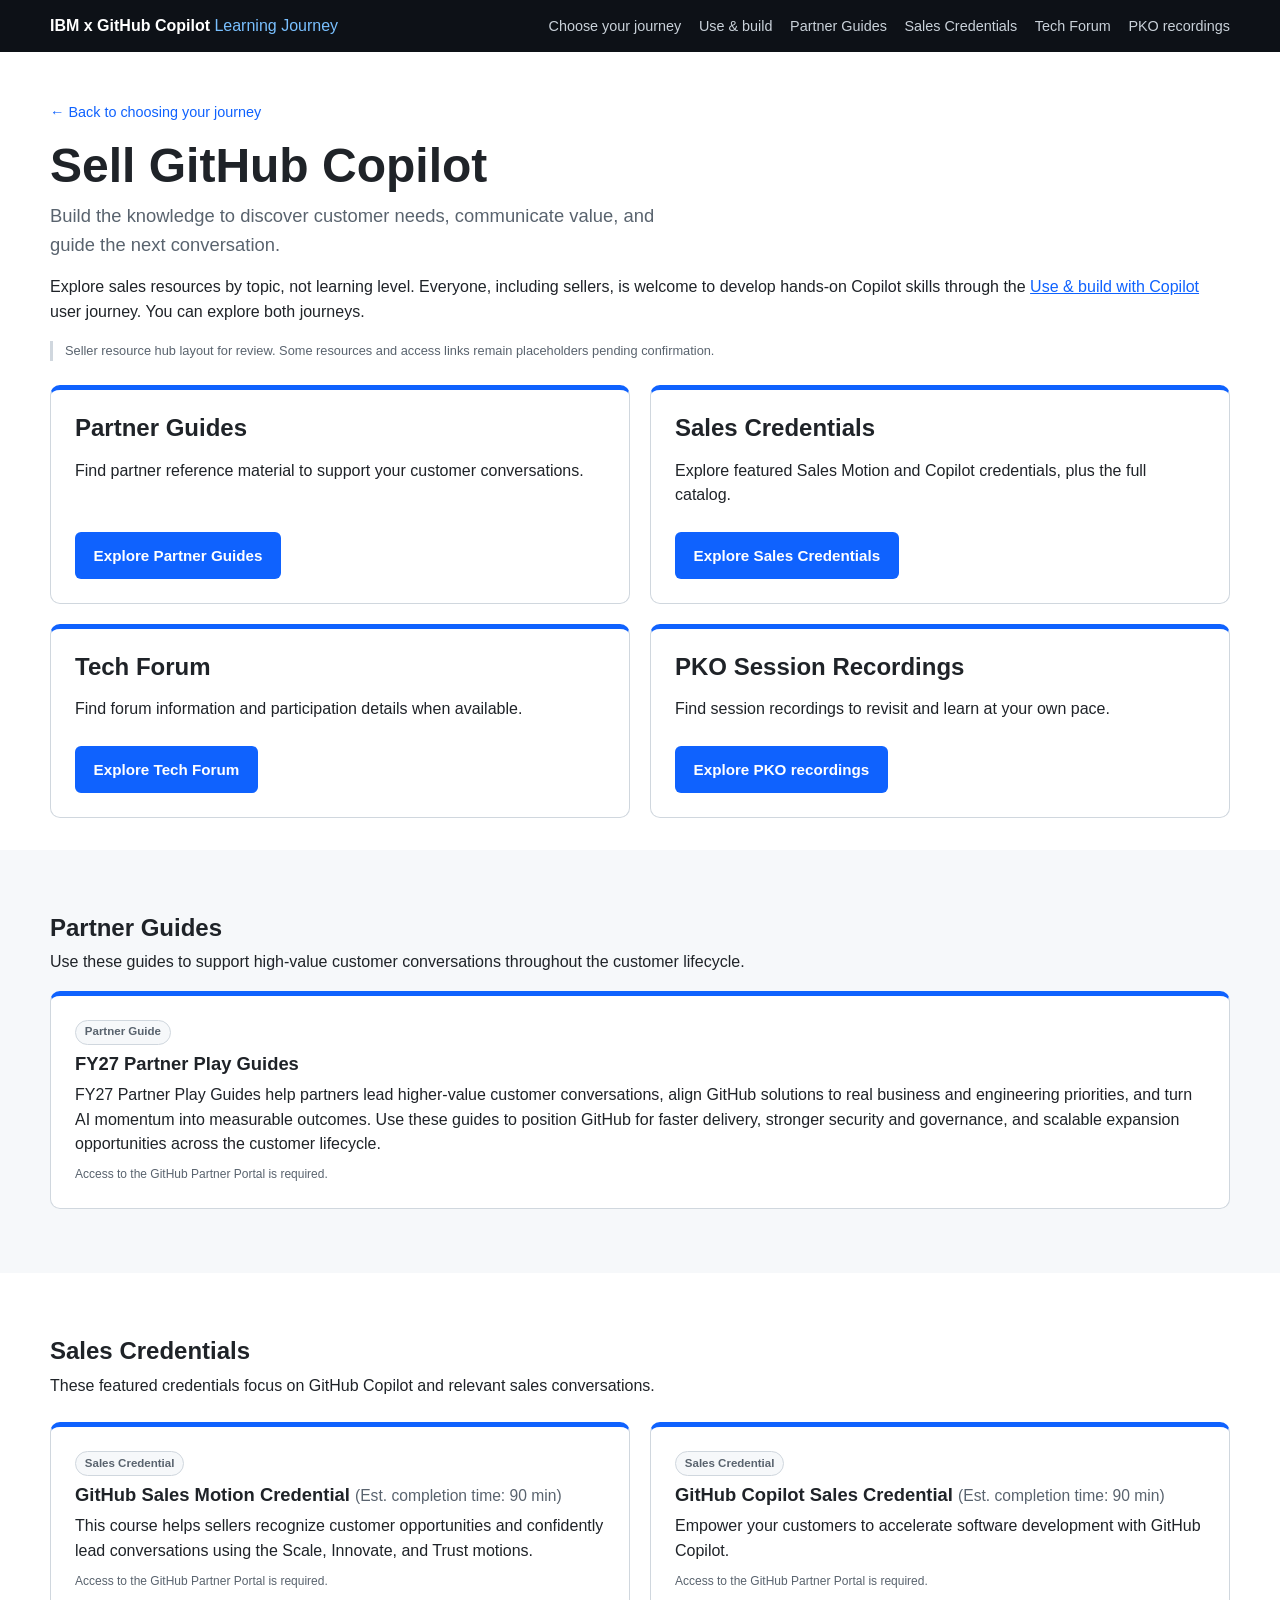
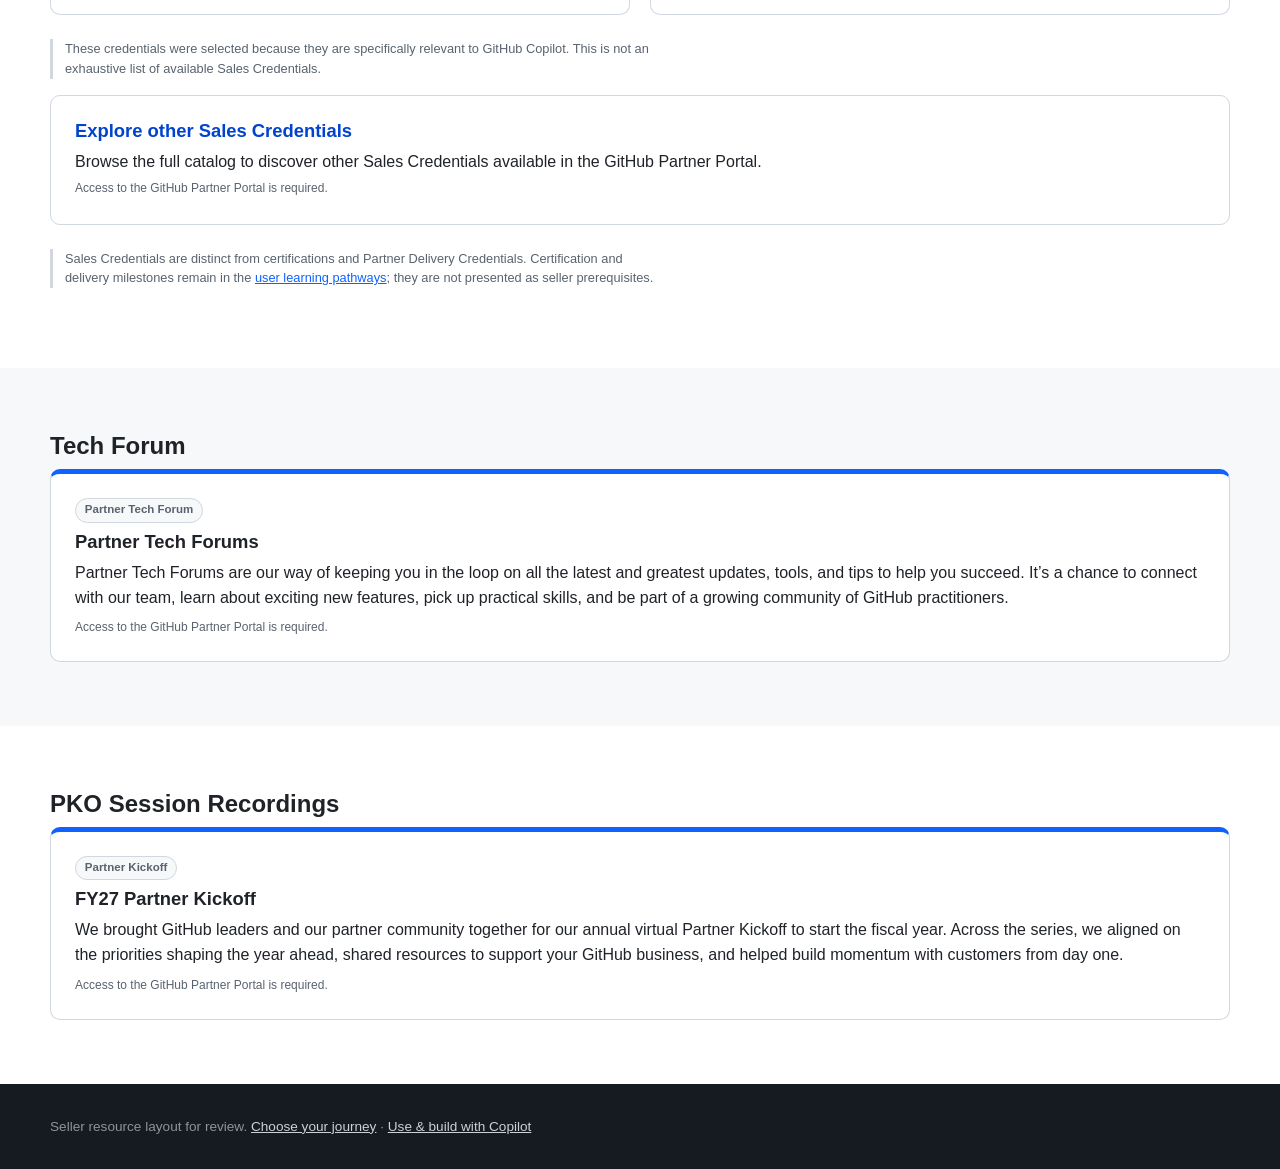
<file: sales.html>
<!DOCTYPE html>
<html lang="en">
<head>
  <meta charset="utf-8">
  <meta name="viewport" content="width=device-width, initial-scale=1">
  <title>Seller Resources - IBM x GitHub Copilot Learning Journey</title>
  <link rel="stylesheet" href="assets/base.css">
  <style>
    .hero { padding: 3rem 0 2rem; }
    .hero h1 { margin-top: .75rem; font-size: clamp(2rem, 4vw, 3rem); }
    .back { font-size: .9rem; text-decoration: none; }
    .resource-grid { grid-template-columns: repeat(2, minmax(0, 1fr)); margin-top: 1.5rem; }
    .resource-card { border-top: 5px solid var(--ibm-blue); }
    .resource-card .btn { margin-top: auto; }
    .resource-section { scroll-margin-top: 90px; }
    .resource-section .grid { margin-top: 1.5rem; }
    .credential-grid { grid-template-columns: repeat(2, minmax(0, 1fr)); }
    .credential-card { color: var(--text); text-decoration: none; }
    .credential-card:hover { border-color: var(--ibm-blue); background: #f6f8fa; }
    .credential-card h3 { margin-bottom: 0; }
    .credential-card p { margin-bottom: 0; }
    .credential-duration { font-size: .85em; font-weight: 400; color: var(--muted); }
    .credential-access { font-size: .75rem; color: var(--muted); }
    .catalog-card { display: block; margin-top: 1rem; color: var(--text); text-decoration: none; }
    .catalog-card:hover { border-color: var(--ibm-blue); background: #f6f8fa; }
    .catalog-card h3 { color: var(--ibm-blue-dark); }
    .catalog-card p { margin-bottom: 0; }
    .status { margin-top: auto; margin-bottom: 0; font-size: .85rem; color: var(--muted); }
    .milestone-note { margin-top: 1.5rem; max-width: 85ch; }
    a:focus-visible { outline: 3px solid var(--ibm-blue); outline-offset: 4px; }
    @media (max-width: 640px) {
      .resource-grid, .credential-grid { grid-template-columns: 1fr; }
    }
  </style>
</head>
<body>
  <header class="site-header">
    <div class="container">
      <a class="brand" href="./">IBM x GitHub Copilot <span>Learning Journey</span></a>
      <nav class="site-nav" aria-label="Primary">
        <a href="./#audiences">Choose your journey</a>
        <a href="./#journey">Use &amp; build</a>
        <a href="#partner-guides">Partner Guides</a>
        <a href="#sales-credentials">Sales Credentials</a>
        <a href="#tech-forum">Tech Forum</a>
        <a href="#pko-recordings">PKO recordings</a>
      </nav>
    </div>
  </header>

  <main>
    <section class="hero">
      <div class="container">
        <a class="back" href="./#audiences">&larr; Back to choosing your journey</a>
        <h1>Sell GitHub Copilot</h1>
        <p class="lede">Build the knowledge to discover customer needs, communicate value, and guide the next conversation.</p>
        <p>Explore sales resources by topic, not learning level. Everyone, including sellers, is welcome to develop hands-on Copilot skills through the <a href="./#journey">Use &amp; build with Copilot</a> user journey. You can explore both journeys.</p>
        <p class="placeholder-note">Seller resource hub layout for review. Some resources and access links remain placeholders pending confirmation.</p>
        <nav class="grid resource-grid" aria-label="Seller resource sections">
          <article class="card resource-card">
            <h2>Partner Guides</h2>
            <p>Find partner reference material to support your customer conversations.</p>
            <a class="btn btn--primary" href="#partner-guides">Explore Partner Guides</a>
          </article>
          <article class="card resource-card">
            <h2>Sales Credentials</h2>
            <p>Explore featured Sales Motion and Copilot credentials, plus the full catalog.</p>
            <a class="btn btn--primary" href="#sales-credentials">Explore Sales Credentials</a>
          </article>
          <article class="card resource-card">
            <h2>Tech Forum</h2>
            <p>Find forum information and participation details when available.</p>
            <a class="btn btn--primary" href="#tech-forum">Explore Tech Forum</a>
          </article>
          <article class="card resource-card">
            <h2>PKO Session Recordings</h2>
            <p>Find session recordings to revisit and learn at your own pace.</p>
            <a class="btn btn--primary" href="#pko-recordings">Explore PKO recordings</a>
          </article>
        </nav>
      </div>
    </section>

    <section id="partner-guides" class="section section--soft resource-section">
      <div class="container">
        <h2>Partner Guides</h2>
        <p>Use these guides to support high-value customer conversations throughout the customer lifecycle.</p>
        <a class="card resource-card credential-card" href="https://portal.github.partners/#/page/fy27-partner-guides">
          <span class="tag">Partner Guide</span>
          <h3>FY27 Partner Play Guides</h3>
          <p>FY27 Partner Play Guides help partners lead higher-value customer conversations, align GitHub solutions to real business and engineering priorities, and turn AI momentum into measurable outcomes. Use these guides to position GitHub for faster delivery, stronger security and governance, and scalable expansion opportunities across the customer lifecycle.</p>
          <span class="credential-access">Access to the GitHub Partner Portal is required.</span>
        </a>
      </div>
    </section>

    <section id="sales-credentials" class="section resource-section">
      <div class="container">
        <h2>Sales Credentials</h2>
        <p>These featured credentials focus on GitHub Copilot and relevant sales conversations.</p>
        <div class="grid credential-grid">
          <a class="card resource-card credential-card" href="https://portal.github.partners/#/learning/certifications/8a99824a99b5c4e10199cb9586b22695">
            <span class="tag">Sales Credential</span>
            <h3>GitHub Sales Motion Credential <span class="credential-duration">(Est. completion time: 90 min)</span></h3>
            <p>This course helps sellers recognize customer opportunities and confidently lead conversations using the Scale, Innovate, and Trust motions.</p>
            <span class="credential-access">Access to the GitHub Partner Portal is required.</span>
          </a>
          <a class="card resource-card credential-card" href="https://portal.github.partners/#/learning/certifications/8a998d9c99f85454019a5f3eade4036f">
            <span class="tag">Sales Credential</span>
            <h3>GitHub Copilot Sales Credential <span class="credential-duration">(Est. completion time: 90 min)</span></h3>
            <p>Empower your customers to accelerate software development with GitHub Copilot.</p>
            <span class="credential-access">Access to the GitHub Partner Portal is required.</span>
          </a>
        </div>
        <p class="placeholder-note milestone-note">These credentials were selected because they are specifically relevant to GitHub Copilot. This is not an exhaustive list of available Sales Credentials.</p>
        <a class="card catalog-card" href="https://portal.github.partners/#/page/credentials">
          <h3>Explore other Sales Credentials</h3>
          <p>Browse the full catalog to discover other Sales Credentials available in the GitHub Partner Portal.</p>
          <span class="credential-access">Access to the GitHub Partner Portal is required.</span>
        </a>
        <p class="placeholder-note milestone-note">Sales Credentials are distinct from certifications and Partner Delivery Credentials. Certification and delivery milestones remain in the <a href="pathways.html#proficient-certify">user learning pathways</a>; they are not presented as seller prerequisites.</p>
      </div>
    </section>

    <section id="tech-forum" class="section section--soft resource-section">
      <div class="container">
        <h2>Tech Forum</h2>
        <a class="card resource-card credential-card" href="https://portal.github.partners/#/page/partner-tech-forums">
          <span class="tag">Partner Tech Forum</span>
          <h3>Partner Tech Forums</h3>
          <p>Partner Tech Forums are our way of keeping you in the loop on all the latest and greatest updates, tools, and tips to help you succeed. It’s a chance to connect with our team, learn about exciting new features, pick up practical skills, and be part of a growing community of GitHub practitioners.</p>
          <span class="credential-access">Access to the GitHub Partner Portal is required.</span>
        </a>
      </div>
    </section>

    <section id="pko-recordings" class="section resource-section">
      <div class="container">
        <h2>PKO Session Recordings</h2>
        <a class="card resource-card credential-card" href="https://portal.github.partners/#/page/pko-fy27">
          <span class="tag">Partner Kickoff</span>
          <h3>FY27 Partner Kickoff</h3>
          <p>We brought GitHub leaders and our partner community together for our annual virtual Partner Kickoff to start the fiscal year. Across the series, we aligned on the priorities shaping the year ahead, shared resources to support your GitHub business, and helped build momentum with customers from day one.</p>
          <span class="credential-access">Access to the GitHub Partner Portal is required.</span>
        </a>
      </div>
    </section>

  </main>

  <footer class="site-footer">
    <div class="container">Seller resource layout for review. <a href="./#audiences">Choose your journey</a> &middot; <a href="./#journey">Use &amp; build with Copilot</a></div>
  </footer>
</body>
</html>
</file>
<file: assets/base.css>
:root {
  --ibm-blue: #0f62fe;
  --ibm-blue-dark: #0043ce;
  --gh-dark: #0d1117;
  --gh-dark-2: #161b22;
  --gh-border: #d0d7de;
  --text: #1f2328;
  --muted: #59636e;
  --bg: #ffffff;
  --bg-soft: #f6f8fa;
  --self: #0f62fe;      /* Learn for yourself */
  --deliver: #8250df;   /* Deliver on behalf of GitHub */
  --cert: #1a7f37;      /* Certifications */
  --radius: 10px;
  --max: 1180px;
  font-family: "IBM Plex Sans", -apple-system, BlinkMacSystemFont, "Segoe UI", Helvetica, Arial, sans-serif;
}

* { box-sizing: border-box; }
html { scroll-behavior: smooth; }
body { margin: 0; color: var(--text); background: var(--bg); line-height: 1.55; }
a { color: var(--ibm-blue); }
img { max-width: 100%; }
h1, h2, h3, h4 { line-height: 1.2; margin: 0 0 .5rem; }
p { margin: 0 0 1rem; }

.container { width: min(100% - 2.5rem, var(--max)); margin-inline: auto; }
.section { padding: 4rem 0; }
.section--soft { background: var(--bg-soft); }
.section--dark { background: var(--gh-dark); color: #e6edf3; }
.section--dark a { color: #79c0ff; }
.eyebrow { text-transform: uppercase; letter-spacing: .08em; font-size: .78rem; font-weight: 600; color: var(--muted); }
.section--dark .eyebrow { color: #8b949e; }
.lede { font-size: 1.15rem; color: var(--muted); max-width: 62ch; }
.section--dark .lede { color: #c9d1d9; }

.grid { display: grid; gap: 1.25rem; }
.grid-2 { grid-template-columns: repeat(auto-fit, minmax(300px, 1fr)); }
.grid-3 { grid-template-columns: repeat(auto-fit, minmax(260px, 1fr)); }
.grid-4 { grid-template-columns: repeat(auto-fit, minmax(230px, 1fr)); }

.card {
  background: #fff; border: 1px solid var(--gh-border); border-radius: var(--radius);
  padding: 1.5rem; display: flex; flex-direction: column; gap: .5rem; color: var(--text);
}
.card h3 { font-size: 1.15rem; }
.card ul { margin: 0 0 1rem; padding-left: 1.1rem; }
.card .spacer { flex: 1; }

.btn {
  display: inline-block; padding: .65rem 1.1rem; border-radius: 6px; font-weight: 600;
  text-decoration: none; border: 1px solid transparent; cursor: pointer; font-size: .95rem;
  align-self: flex-start;
}
.btn--primary { background: var(--ibm-blue); color: #fff; }
.btn--primary:hover { background: var(--ibm-blue-dark); }
.btn--ghost { border-color: currentColor; color: inherit; background: transparent; }
.btn--deliver { background: var(--deliver); color: #fff; }
.btn--cert { background: var(--cert); color: #fff; }

.tag {
  display: inline-block; font-size: .72rem; font-weight: 600; padding: .15rem .55rem;
  border-radius: 999px; background: var(--bg-soft); border: 1px solid var(--gh-border); color: var(--muted);
  align-self: flex-start;
}
.tag--self { background: #e5f0ff; border-color: #a6c8ff; color: var(--ibm-blue-dark); }
.tag--deliver { background: #f3eefe; border-color: #c8b3f5; color: #6639ba; }
.tag--cert { background: #e6f4ea; border-color: #9fd6ad; color: var(--cert); }

.placeholder-note {
  font-size: .8rem; color: var(--muted); border-left: 3px solid var(--gh-border); padding-left: .75rem;
}

/* FAQ */
details.faq { border: 1px solid var(--gh-border); border-radius: 8px; background: #fff; margin-bottom: .75rem; }
details.faq summary { cursor: pointer; padding: 1rem 1.25rem; font-weight: 600; list-style: none; }
details.faq summary::-webkit-details-marker { display: none; }
details.faq summary::after { content: "+"; float: right; color: var(--muted); }
details.faq[open] summary::after { content: "-"; }
details.faq > div { padding: 0 1.25rem 1rem; color: var(--muted); }

/* Site header + footer */
.site-header { background: var(--gh-dark); color: #fff; position: sticky; top: 0; z-index: 10; }
.site-header .container { display: flex; align-items: center; justify-content: space-between; gap: 1rem; padding: .85rem 0; }
.brand { font-weight: 700; color: #fff; text-decoration: none; }
.brand span { color: #79c0ff; font-weight: 400; }
.site-nav { display: flex; gap: 1.1rem; flex-wrap: wrap; }
.site-nav a { color: #c9d1d9; text-decoration: none; font-size: .9rem; }
.site-nav a:hover { color: #fff; }
.site-footer { background: var(--gh-dark-2); color: #8b949e; padding: 2rem 0; font-size: .85rem; }
.site-footer a { color: #c9d1d9; }

@media (max-width: 760px) {
  .site-nav { display: none; }
  .section { padding: 3rem 0; }
}
</file>
